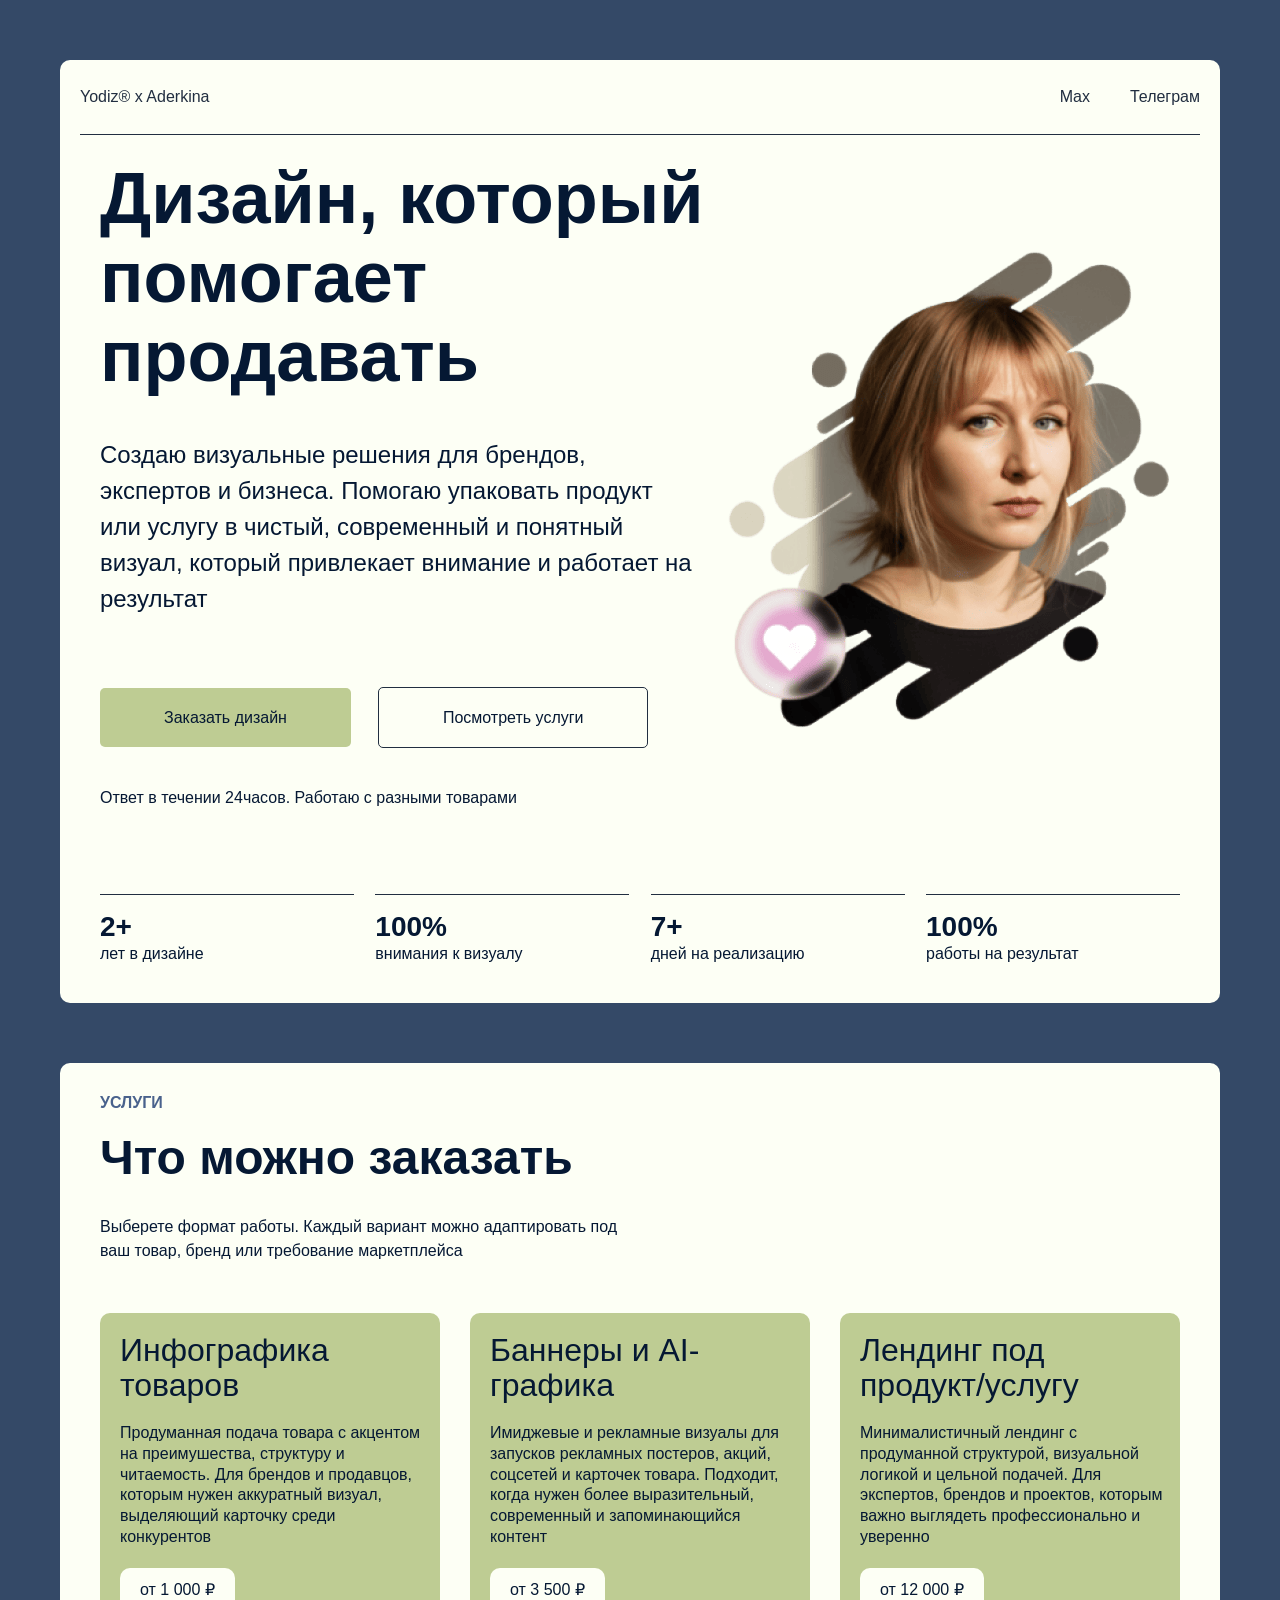
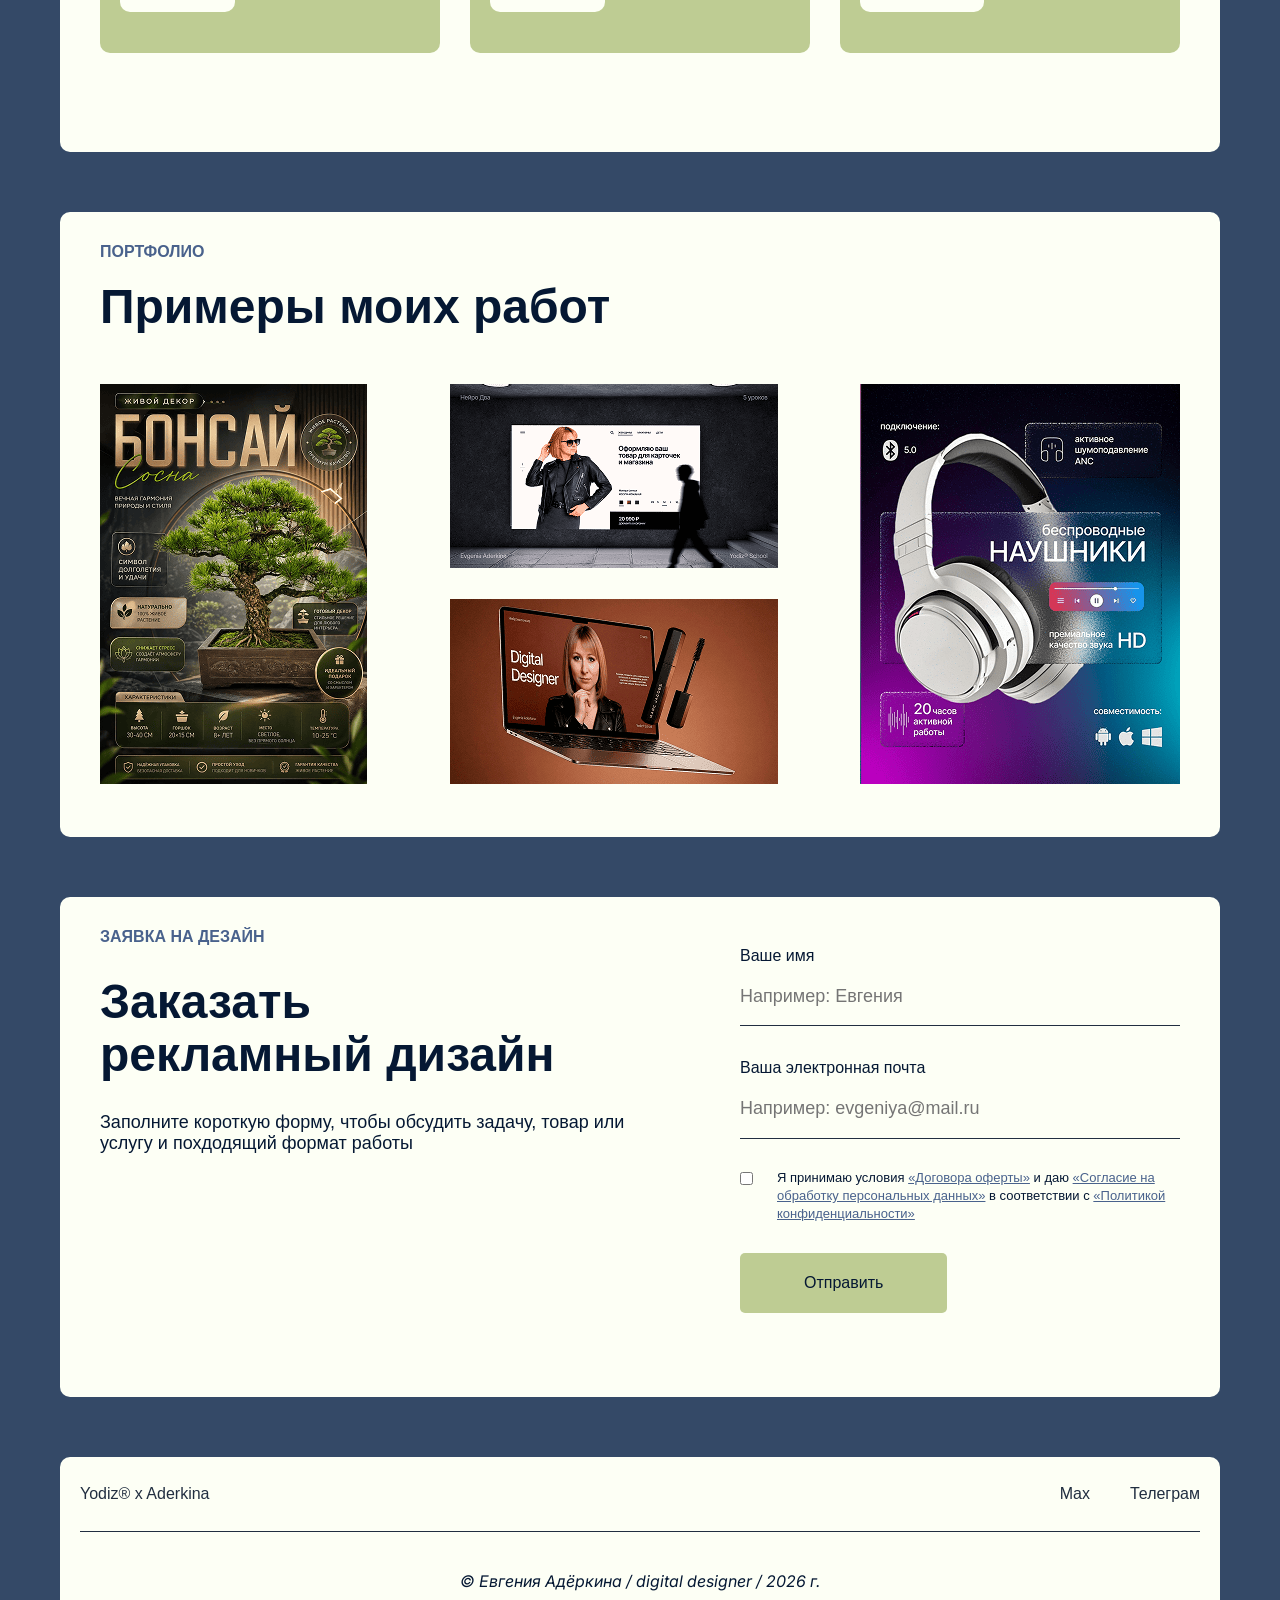
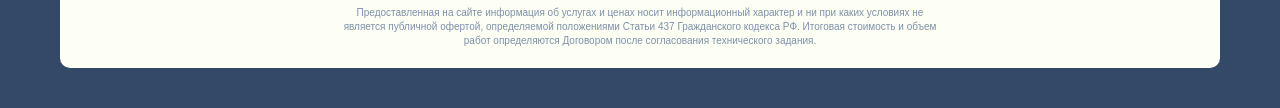
<file: index.html>
<!DOCTYPE html>
<html lang="en">

<head>
    <meta charset="UTF-8">
    <meta name="viewport" content="width=device-width, initial-scale=1.0">
    <title>Evgeniya</title>
    <link rel="stylesheet" href="./css/main.css?v=2">

    <link rel="icon" type="image/x-icon" href="./images/favicons/favicon.svg">
    <link rel="apple-touch-icon" sizes="180x180" href="./images/favicons/apple-touch-icon.png">

</head>

<body>
    <main>
        <section class="hero">
            <div class="container hero__container">
                <div class="hero__screen hero-screen">
                    <header class="header hero__header">
                        <div class="header__container">
                            <div class="header__menu">
                                <div class="header__logo">
                                    <a href="#" class="logo">Yodiz® x Aderkina</a>
                                </div>
                                <nov class="nov">
                                    <a href="#" class="nov__link">Max</a>
                                    <a href="https://t.me/Evgenia_Aderkina" class="nov__link" target="_blank">Телеграм</a>
                                </nov>
                            </div>
                        </div>
                    </header>
                    <div class="hero-screen__content">
                        <div class="hero-visual">
                            <img src="./images/Evgeniya.png" srcset="./images/Evgeniya@2x.png 2x"
                                alt="Портрет Увгении Адёркиной" class="hero-visual__img">
                        </div>
                        <h1 class="hero-screen__title">Дизайн, который помогает продавать</h1>
                        <div class="hero-screen__praimary-text">
                            <p>Создаю визуальные решения для брендов, экспертов и бизнеса. Помогаю упаковать продукт или
                                услугу в чистый, современный и
                                понятный визуал, который привлекает внимание и работает на результат</p>
                        </div>
                        <div class="btn-block">
                            <a href="#bid" class="button btn-block__button">Заказать дизайн</a>
                            <a href="#services" class="button btn-block__button--transparent">Посмотреть услуги</a>

                        </div>
                        <div class="hero-screen__secondary-text">Ответ в течении 24часов. Работаю с разными товарами
                        </div>
                        <div class="hero-screen__advantages">
                            <div class="advantages-aitem">
                                <p>2+
                                    <span>лет в дизайне</span>
                                </p>
                            </div>
                            <div class="advantages-aitem">
                                <p>100%
                                    <span>внимания к визуалу</span>
                                </p>
                            </div>
                            <div class="advantages-aitem">
                                <p>7+
                                    <span>дней на реализацию</span>
                                </p>
                            </div>
                            <div class="advantages-aitem">
                                <p>100%
                                    <span>работы на результат</span>
                                </p>
                            </div>
                        </div>
                    </div>
                </div>
            </div>
        </section>
        <section class="services" id="services">
            <div class="container services__container">
                <div class="services__content">
                    <div class="services__name">
                        <p class="services-name">УСЛУГИ</p>
                    </div>
                    <h2 class="h2-title services__title">Что можно заказать</h2>
                    <div class="services__text">
                        <p class="services-text">Выберете формат работы. Каждый вариант можно адаптировать под ваш
                            товар, бренд или требование маркетплейса</p>
                    </div>
                    <div class="services__wraper">
                        <div class="service-card">
                            <h3 class="service-card__title">Инфографика товаров</h3>
                            <div class="service-card__text">
                                <p class="card-text">Продуманная подача товара с акцентом на преимушества,
                                    структуру и читаемость. Для брендов и продавцов, которым нужен аккуратный визуал,
                                    выделяющий карточку среди конкурентов</p>
                            </div>
                            <div class="service-card__price">
                                <p class="card-price">от 1 000 ₽</p>
                            </div>
                        </div>
                        <div class="service-card">
                            <h3 class="service-card__title">Баннеры и AI- графика</h3>
                            <div class="service-card__text">
                                <p class="card-text">Имиджевые и рекламные визуалы для запусков рекламных постеров,
                                    акций, соцсетей и карточек товара. Подходит, когда нужен
                                    более выразительный, современный и запоминающийся контент</p>
                            </div>
                            <div class="service-card__price">
                                <p class="card-price">от 3 500 ₽</p>
                            </div>
                        </div>
                        <div class="service-card">
                            <h3 class="service-card__title">Лендинг под продукт/услугу</h3>
                            <div class="service-card__text">
                                <p class="card-text">Минималистичный лендинг с продуманной структурой, визуальной
                                    логикой и цельной подачей. Для экспертов, брендов и
                                    проектов, которым важно выглядеть профессионально и уверенно</p>
                            </div>
                            <div class="service-card__price">
                                <p class="card-price">от 12 000 ₽</p>
                            </div>
                        </div>
                    </div>
                </div>
            </div>
        </section>
        <section class="portfolio">
            <div class="container portfolio__container">
                <div class="portfolio__content">
                    <div class="portfolio__name">
                        <p class="portfolio-name">ПОРТФОЛИО</p>
                    </div>
                    <h2 class="h2-title portfolio__title">Примеры моих работ</h2>
                    <div class="portfolio__wraper">
                        <div class="portfolio__slide-left">
                            <img src="./images/bonsai.png" srcset="./images/bonsai@2x.png 2x" alt="Карточка товарами"
                                class="portfolio__slide-img">
                        </div>
                        <div class="portfolio__slide-center">
                            <div class="portfolio__slide-small">
                                <img src="./images/screen.png" srcset="./images/screen@2x.png 2x" alt="Мокап"
                                    class="portfolio__slide-img">
                            </div>
                            <div class="portfolio__slide-small">
                                <img src="./images/laptop.png" srcset="./images/laptop@2x.png 2x" alt="Мокап"
                                    class="portfolio__slide-img">
                            </div>
                        </div>
                        <div class="portfolio__slide-reght">
                            <img src="./images/fon.png" srcset="./images/fon@2x.png 2x" alt="Карточка товарами"
                                class="portfolio__slide-img">
                        </div>
                    </div>
                </div>
            </div>
        </section>
        <section class="bid" id="bid">
            <div class="container bid__container">
                <div class="bid__content">
                    <div class="bid-content">
                        <div class="bid-content__name">
                            <p class="content-name">ЗАЯВКА НА ДЕЗАЙН</p>
                        </div>
                        <h2 class="h2-title bid-content__title">Заказать <span>рекламный дизайн</span></h2>
                        <div class="bid-content__text">
                            <p class="content-text">Заполните короткую форму, чтобы обсудить задачу, товар или услугу и
                                похдодящий формат работы</p>
                        </div>
                        <!-- Добавьте этот блок в самый конец формы .design-form -->
                        <div class="success-message is-hidden" id="successMessage">
                            <p>🎉 Заявка успешно отправлена! Дизайнер свяжется с вами в ближайшее время.</p>
                        </div>
                    </div>
                    <form method="post" action="#" class="form-bid" id="formBid">
                        <div class="form-block">
                            <label for="name" class="label-text">Ваше имя</label>
                            <input type="text" id="name" name="name" placeholder="Например: Евгения" required
                                class="block-input">
                        </div>
                        <div class="form-block">
                            <label for="email" class="label-text">Ваша электронная почта</label>
                            <input type="email" id="email" name="email" placeholder="Например: evgeniya@mail.ru"
                                required pattern="[a-z0-9._%+-]+@[a-z0-9.-]+\.[a-z]{2,4}$"
                                title="Пожалуйста, введите корректный email, например: evgeniya@mail.ru"
                                class="block-input">
                        </div>
                        <div class="privacy-group">
                            <label class="privacy-label">
                                <input type="checkbox" class="privacy-checkbox" id="privacyCheckbox">
                                <span class="custom-checkbox"></span>
                                <span class="privacy-text">
                                    Я принимаю условия <a href="./offerta.html" target="_blank" class="privacy-link">«Договора оферты»</a> и даю
                                    <a href="./consent.html" target="_blank" class="privacy-link">«Согласие на обработку персональных данных»</a>
                                    в соответствии с <a href="./policy.html" target="_blank" class="privacy-link">«Политикой
                                        конфиденциальности»</a>
                                </span>
                            </label>
                            <!-- Блок для вывода ошибки -->
                            <span class="error-toast is-hidden" id="errorToast">Необходимо подтвердить согласие с документами</span>
                        </div>
                        <div class="button-form">
                            <button class="button-input button" type="submit">Отправить</button>
                        </div>
                       
                    </form>
                </div>
            </div>
        </section>
    </main>
    <footer class="footer">
        <div class="container footer__container">
            <div class="footer__contant">
                <header class="header footer__header">
                    <div class="header__container">
                        <div class="header__menu">
                            <div class="header__logo">
                                <a href="#" class="logo">Yodiz® x Aderkina</a>
                            </div>
                            <nav class="nov">
                                <a href="#" class="nov__link">Max</a>
                                <a href="https://t.me/Evgenia_Aderkina" class="nov__link" target="_blank">Телеграм</a>
                            </nav>
                        </div>
                    </div>
                </header>
                <div class="footer__content-bottom">
                    <div class="footer__copyright">
                        <p class="footer-copyright">© Евгения Адёркина / digital designer / 2026 г.</p>
                    </div>
                    <div class="footer__disclaimer">
                        <p class="foorer-disclaimer">Предоставленная на сайте информация об услугах и ценах носит информационный
                            характер и ни при каких условиях не является
                            публичной офертой, определяемой положениями Статьи 437 Гражданского кодекса РФ. Итоговая стоимость и объем
                            работ
                            определяются Договором после согласования технического задания.</p>
                    </div>
                </div>
            </div>
        </div>
    </footer>
   <script src="./main.js"></script>
</body>

</html>
</file>
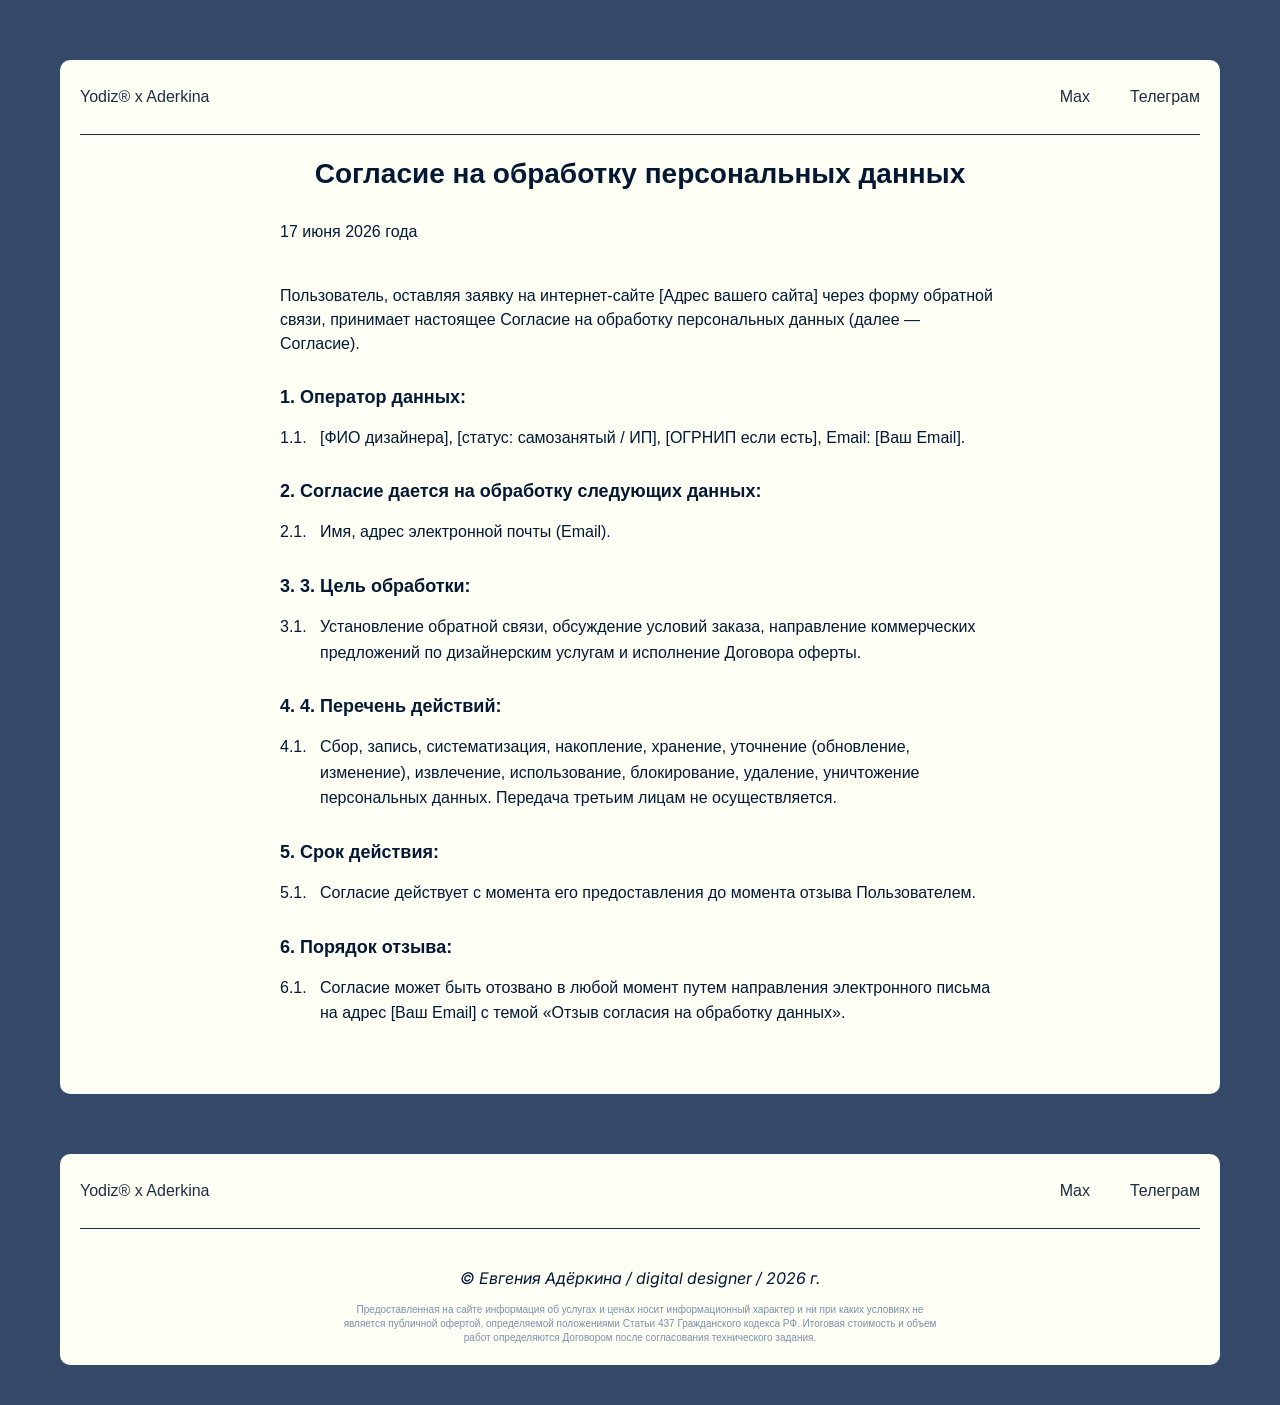
<file: consent.html>
<!DOCTYPE html>
<html lang="en">

<head>
    <meta charset="UTF-8">
    <meta name="viewport" content="width=device-width, initial-scale=1.0">
    <title>Согласие на обработку персональных данных</title>
    <link rel="stylesheet" href="./css/main.css">

    <link rel="icon" type="image/x-icon" href="./images/favicons/favicon.svg">
    <link rel="apple-touch-icon" sizes="180x180" href="./images/favicons/apple-touch-icon.png">
</head>

<body>
    <article class="inner-page">
        <div class="container inner-page__container">
            <div class="inner-page__details">
                <header class="header inner-page__header">
                    <div class="header__container">
                        <div class="header__menu">
                            <div class="header__logo">
                                <a href="./index.html" class="logo">Yodiz® x Aderkina</a>
                            </div>
                            <nov class="nov">
                                <a href="#" class="nov__link">Max</a>
                                <a href="https://t.me/Evgenia_Aderkina" class="nov__link" target="_blank">Телеграм</a>
                            </nov>
                        </div>
                    </div>
                </header>
                <div class="inner-page__content">
                    <h2 class="inner-page__title">Согласие на обработку персональных данных</h2>
                    <div class="inner-page__date">
                        <p class="inner-page__data-text">17 июня 2026 года</p>
                    </div>
                    <div class="inner-page__text">
                        <p class="inner-page__text-consent">Пользователь, оставляя заявку на интернет-сайте [Адрес
                            вашего сайта] через форму обратной связи, принимает настоящее
                            Согласие на обработку персональных данных (далее — Согласие).</p>
                    </div>
                    <ul class="inner-page__list">
                        <li>
                            <strong>Оператор данных:</strong>
                            <ul>
                                <li>[ФИО дизайнера], [статус: самозанятый / ИП], [ОГРНИП если есть], Email: [Ваш Email].
                                </li>
                            </ul>
                        </li>
                        <li>
                            <strong>Согласие дается на обработку следующих данных:</strong>
                            <ul>
                                <li>Имя, адрес электронной почты (Email).</li>
                            </ul>
                        </li>
                        <li>
                            <strong>3. Цель обработки:</strong>
                            <ul>
                                <li>Установление обратной связи, обсуждение условий заказа, направление коммерческих
                                    предложений по дизайнерским услугам и
                                    исполнение Договора оферты.
                                </li>
                            </ul>

                        </li>
                        <li>
                            <strong>4. Перечень действий:</strong>
                            <ul>
                                <li>Сбор, запись, систематизация, накопление, хранение, уточнение (обновление, изменение), извлечение, использование,
                                блокирование, удаление, уничтожение персональных данных. Передача третьим лицам не осуществляется.</li>
                            </ul>
                        </li>
                        <li>
                            <strong>Срок действия:</strong>
                            <ul>
                                <li>Согласие действует с момента его предоставления до момента отзыва Пользователем.</li>
                            </ul>
                        </li>
                        <li>
                            <strong>Порядок отзыва:</strong>
                            <ul>
                                <li>Согласие может быть отозвано в любой момент путем направления электронного письма на адрес [Ваш Email] с темой «Отзыв
                                согласия на обработку данных».</li>
                            </ul>
                        </li>
                    </ul>
                </div>
            </div>
        </div>
    </article>
    <footer class="footer">
        <div class="container footer__container">
            <div class="footer__contant">
                <header class="header footer__header">
                    <div class="header__container">
                        <div class="header__menu">
                            <div class="header__logo">
                                <a href="#" class="logo">Yodiz® x Aderkina</a>
                            </div>
                            <nav class="nov">
                                <a href="#" class="nov__link">Max</a>
                                <a href="https://t.me/Evgenia_Aderkina" class="nov__link" target="_blank">Телеграм</a>
                            </nav>
                        </div>
                    </div>
                </header>
                <div class="footer__content-bottom">
                    <div class="footer__copyright">
                        <p class="footer-copyright">© Евгения Адёркина / digital designer / 2026 г.</p>
                    </div>
                    <div class="footer__disclaimer">
                        <p class="foorer-disclaimer">Предоставленная на сайте информация об услугах и ценах носит
                            информационный
                            характер и ни при каких условиях не является
                            публичной офертой, определяемой положениями Статьи 437 Гражданского кодекса РФ. Итоговая
                            стоимость и объем
                            работ
                            определяются Договором после согласования технического задания.</p>
                    </div>
                </div>
            </div>
        </div>
    </footer>
</body>

</html>
</file>
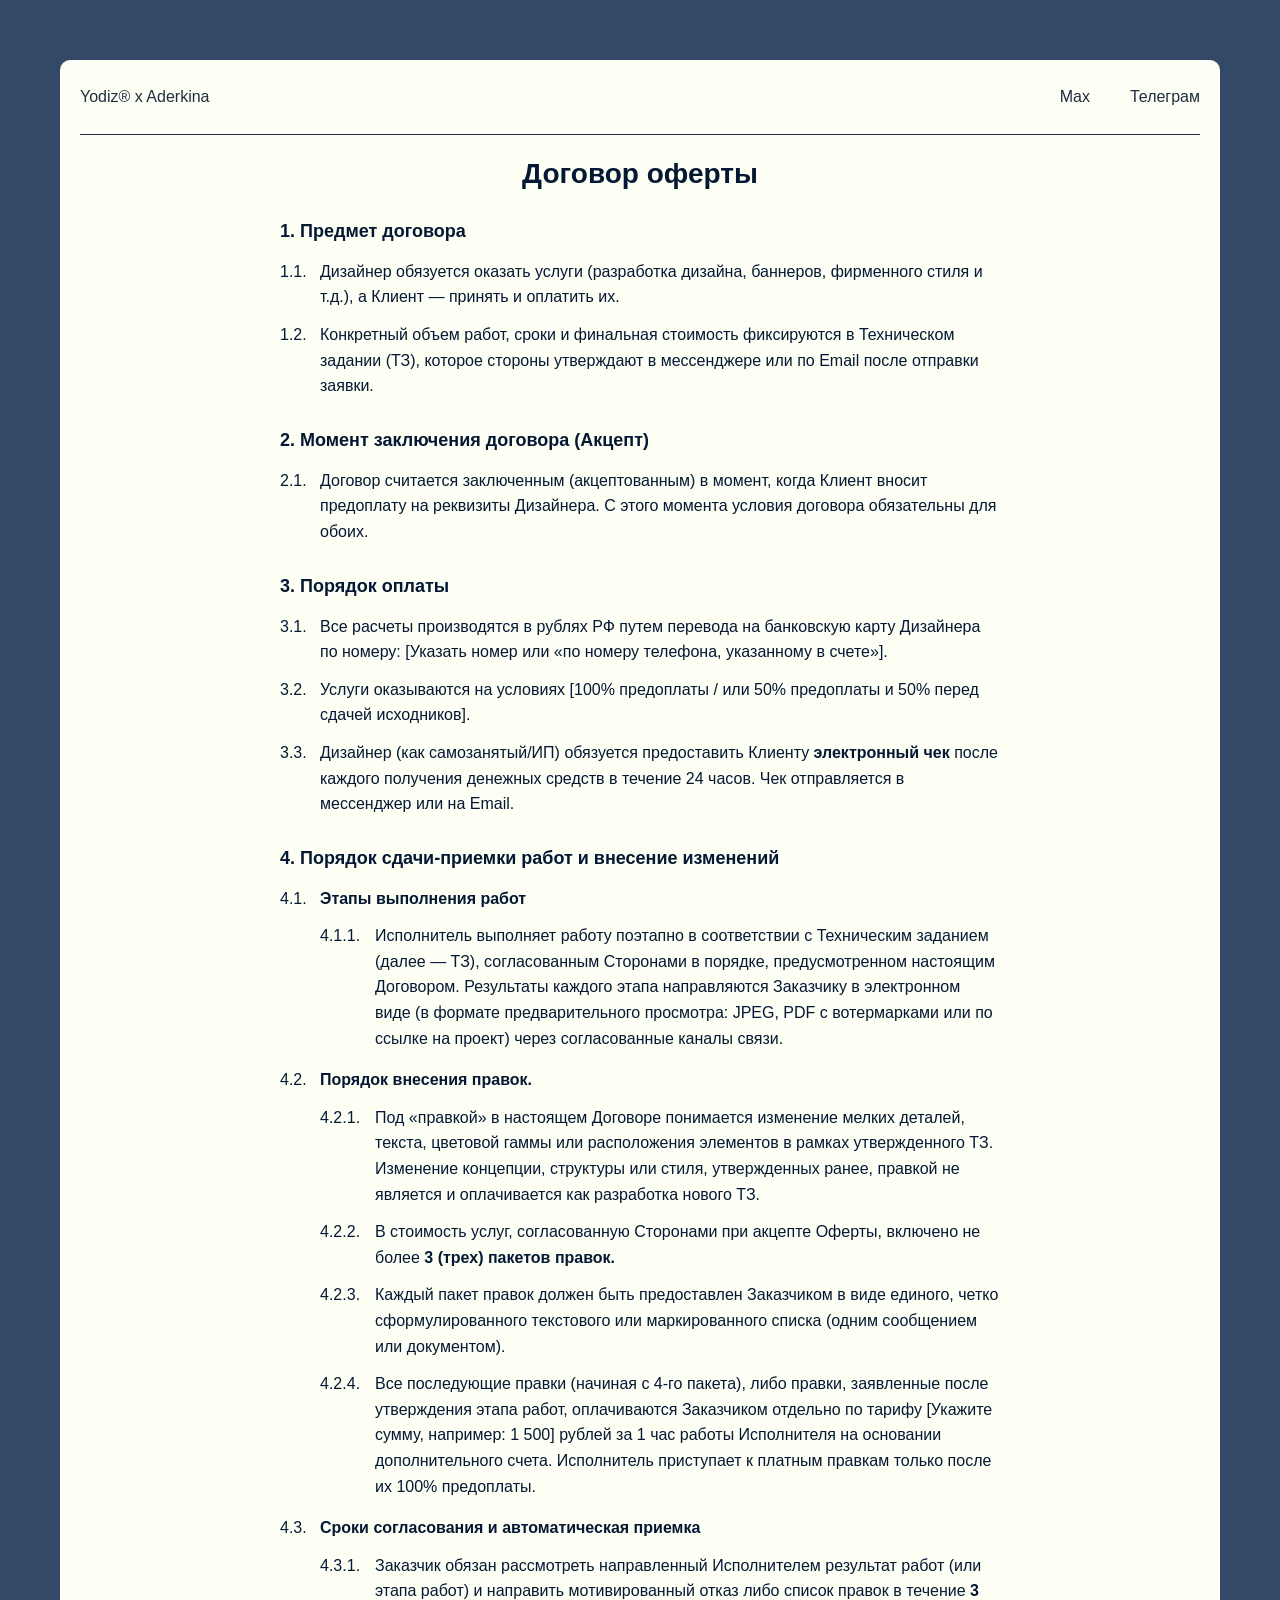
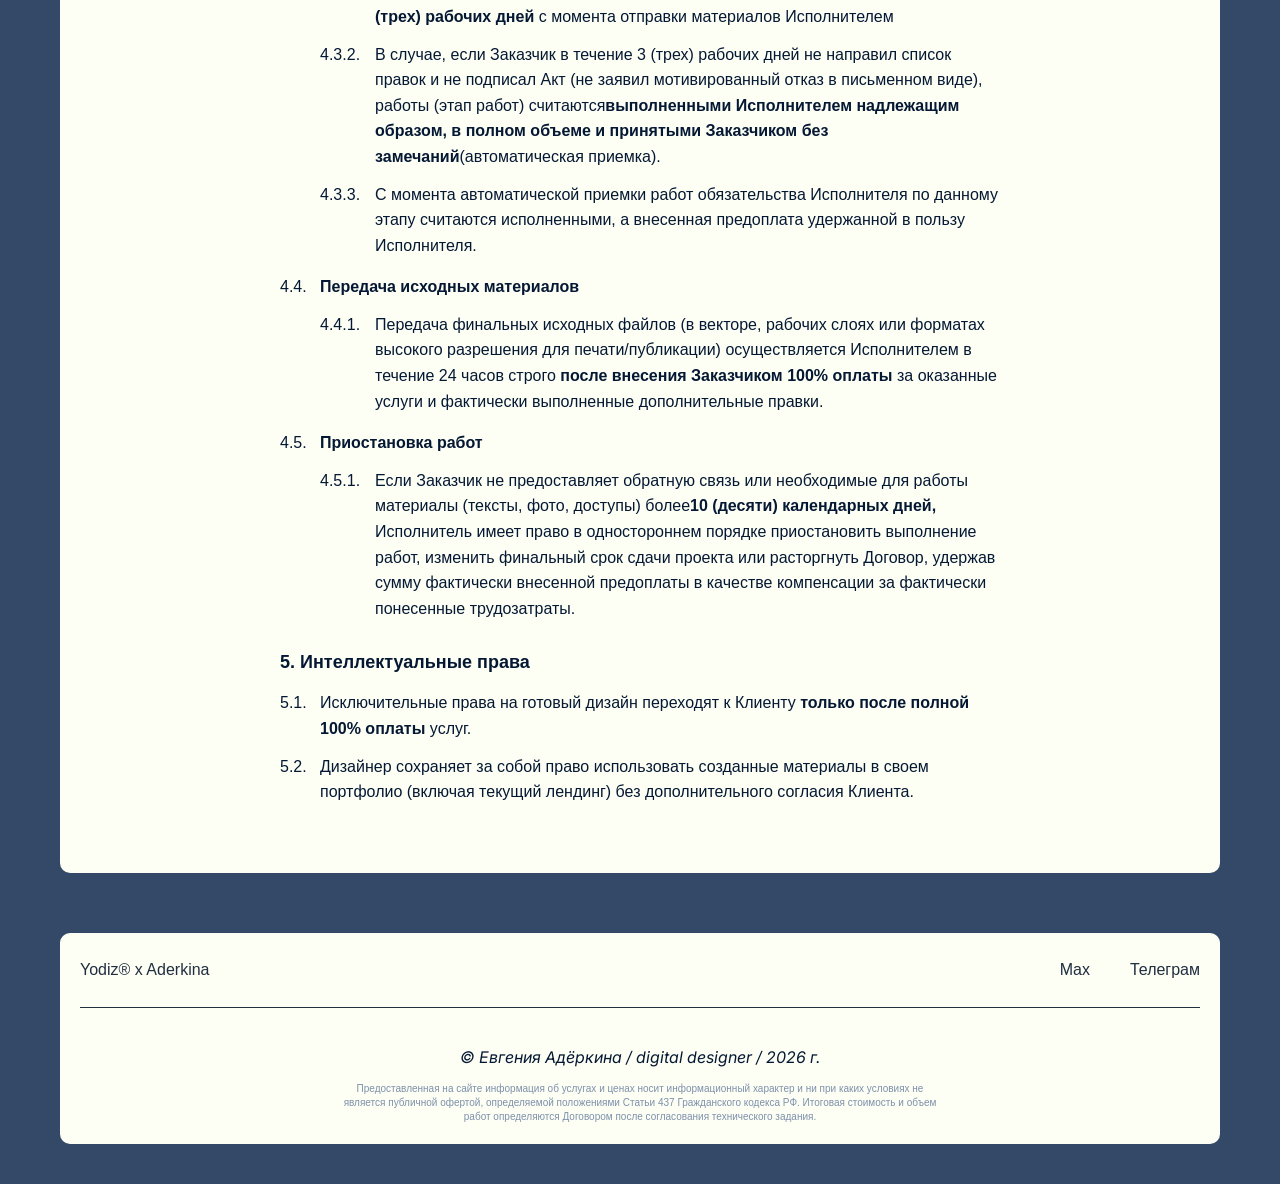
<file: offerta.html>
<!DOCTYPE html>
<html lang="en">

<head>
    <meta charset="UTF-8">
    <meta name="viewport" content="width=device-width, initial-scale=1.0">
    <title>Договор оферты</title>
    <link rel="stylesheet" href="./css/main.css">

    <link rel="icon" type="image/x-icon" href="./images/favicons/favicon.svg">
    <link rel="apple-touch-icon" sizes="180x180" href="./images/favicons/apple-touch-icon.png">
</head>

<body>
    <article class="inner-page">
        <div class="container inner-page__container">
            <div class="inner-page__details">
                <header class="header inner-page__header">
                    <div class="header__container">
                        <div class="header__menu">
                            <div class="header__logo">
                                <a href="./index.html" class="logo">Yodiz® x Aderkina</a>
                            </div>
                            <nov class="nov">
                                <a href="#" class="nov__link">Max</a>
                                <a href="https://t.me/Evgenia_Aderkina" class="nov__link" target="_blank">Телеграм</a>
                            </nov>
                        </div>
                    </div>
                </header>
                <div class="inner-page__content">
                    <h2 class="inner-page__title">Договор оферты</h2>
                    <ul class="inner-page__list">
                        <li>
                            <strong>Предмет договора</strong>
                            <ul>
                                <li>Дизайнер обязуется оказать услуги (разработка дизайна, баннеров, фирменного стиля
                                    и т.д.), а Клиент — принять и
                                    оплатить их.
                                </li>
                                <li>Конкретный объем работ, сроки и финальная стоимость фиксируются в Техническом
                                    задании (ТЗ), которое стороны утверждают
                                    в мессенджере или по Email после отправки заявки.</li>
                            </ul>
                        </li>
                        <li>
                            <strong>Момент заключения договора (Акцепт)</strong>
                            <ul>
                                <li>Договор считается заключенным (акцептованным) в момент, когда Клиент вносит
                                    предоплату на реквизиты Дизайнера. С этого
                                    момента условия договора обязательны для обоих.</li>
                            </ul>
                        </li>
                        <li>
                            <strong>Порядок оплаты</strong>
                            <ul>
                                <li>Все расчеты производятся в рублях РФ путем перевода на банковскую карту Дизайнера по
                                    номеру: [Указать номер или «по
                                    номеру телефона, указанному в счете»].</li>
                                <li>Услуги оказываются на условиях [100% предоплаты / или 50% предоплаты и 50% перед
                                    сдачей исходников].</li>
                                <li>Дизайнер (как самозанятый/ИП) обязуется предоставить Клиенту <b>электронный чек</b>
                                    после каждого получения денежных средств
                                    в течение 24 часов. Чек отправляется в мессенджер или на Email.</li>
                            </ul>
                        </li>
                        <li>
                            <strong>Порядок сдачи-приемки работ и внесение изменений</strong>
                            <ul>
                                <li>
                                    <strong>Этапы выполнения работ</strong>
                                    <ul>
                                        <li>Исполнитель выполняет работу поэтапно в соответствии с Техническим заданием
                                            (далее — ТЗ), согласованным Сторонами в
                                            порядке, предусмотренном настоящим Договором. Результаты каждого этапа
                                            направляются Заказчику в электронном виде (в
                                            формате предварительного просмотра: JPEG, PDF с вотермарками или по ссылке
                                            на проект) через согласованные каналы связи.</li>
                                    </ul>
                                </li>
                                <li>
                                    <strong>Порядок внесения правок.</strong>
                                    <ul>
                                        <li>Под «правкой» в настоящем Договоре понимается изменение мелких деталей,
                                            текста, цветовой гаммы или расположения
                                            элементов в рамках утвержденного ТЗ. Изменение концепции, структуры или
                                            стиля, утвержденных ранее, правкой не является и
                                            оплачивается как разработка нового ТЗ.</li>
                                        <li>В стоимость услуг, согласованную Сторонами при акцепте Оферты, включено не
                                            более <b>3 (трех) пакетов правок.</b></li>
                                        <li>Каждый пакет правок должен быть предоставлен Заказчиком в виде единого,
                                            четко сформулированного текстового или
                                            маркированного списка (одним сообщением или документом).</li>
                                        <li>Все последующие правки (начиная с 4-го пакета), либо правки, заявленные
                                            после утверждения этапа работ, оплачиваются
                                            Заказчиком отдельно по тарифу [Укажите сумму, например: 1 500] рублей за 1
                                            час работы Исполнителя на основании
                                            дополнительного счета. Исполнитель приступает к платным правкам только после
                                            их 100% предоплаты.
                                        </li>
                                    </ul>
                                </li>
                                <li>
                                    <strong>Сроки согласования и автоматическая приемка</strong>
                                    <ul>
                                        <li>Заказчик обязан рассмотреть направленный Исполнителем результат работ (или этапа работ) и направить мотивированный отказ
                                        либо список правок в течение <b>3 (трех) рабочих дней</b> с момента отправки материалов Исполнителем</li>
                                        <li>В случае, если Заказчик в течение 3 (трех) рабочих дней не направил список правок и не подписал Акт (не заявил
                                        мотивированный отказ в письменном виде), работы (этап работ) считаются<b>выполненными Исполнителем надлежащим образом, в полном объеме и принятыми Заказчиком без замечаний</b>(автоматическая приемка).</li>
                                        <li>С момента автоматической приемки работ обязательства Исполнителя по данному этапу считаются исполненными, а внесенная
                                        предоплата удержанной в пользу Исполнителя.</li>
                                    </ul>
                                </li>
                                <li>
                                    <strong>Передача исходных материалов</strong>
                                    <ul>
                                        <li>Передача финальных исходных файлов (в векторе, рабочих слоях или форматах высокого разрешения для печати/публикации)
                                        осуществляется Исполнителем в течение 24 часов строго <b>после внесения Заказчиком 100% оплаты</b> за оказанные услуги и фактически выполненные дополнительные правки.</li>
                                    </ul>
                                </li>
                                <li>
                                    <strong>Приостановка работ</strong>
                                    <ul>
                                        <li>Если Заказчик не предоставляет обратную связь или необходимые для работы материалы (тексты, фото, доступы) более<b>10 (десяти) календарных дней,</b> Исполнитель имеет право в одностороннем порядке приостановить выполнение работ, изменить финальный срок сдачи проекта
                                        или расторгнуть Договор, удержав сумму фактически внесенной предоплаты в качестве компенсации за фактически понесенные
                                        трудозатраты.</li>
                                    </ul>
                                </li>
                            </ul>
                        </li>
                        <li>
                            <strong>Интеллектуальные права</strong>
                            <ul>
                                <li>Исключительные права на готовый дизайн переходят к Клиенту <b>только после полной 100% оплаты</b> услуг.</li>
                                <li>Дизайнер сохраняет за собой право использовать созданные материалы в своем портфолио (включая текущий лендинг) без
                                дополнительного согласия Клиента.</li>
                            </ul>
                        </li>
                    </ul>
                </div>
            </div>
        </div>
    </article>
    <footer class="footer">
        <div class="container footer__container">
            <div class="footer__contant">
                <header class="header footer__header">
                    <div class="header__container">
                        <div class="header__menu">
                            <div class="header__logo">
                                <a href="#" class="logo">Yodiz® x Aderkina</a>
                            </div>
                            <nav class="nov">
                                <a href="#" class="nov__link">Max</a>
                                <a href="https://t.me/Evgenia_Aderkina" class="nov__link" target="_blank">Телеграм</a>
                            </nav>
                        </div>
                    </div>
                </header>
                <div class="footer__content-bottom">
                    <div class="footer__copyright">
                        <p class="footer-copyright">© Евгения Адёркина / digital designer / 2026 г.</p>
                    </div>
                    <div class="footer__disclaimer">
                        <p class="foorer-disclaimer">Предоставленная на сайте информация об услугах и ценах носит
                            информационный
                            характер и ни при каких условиях не является
                            публичной офертой, определяемой положениями Статьи 437 Гражданского кодекса РФ. Итоговая
                            стоимость и объем
                            работ
                            определяются Договором после согласования технического задания.</p>
                    </div>
                </div>
            </div>
        </div>
    </footer>
</body>

</html>
</file>
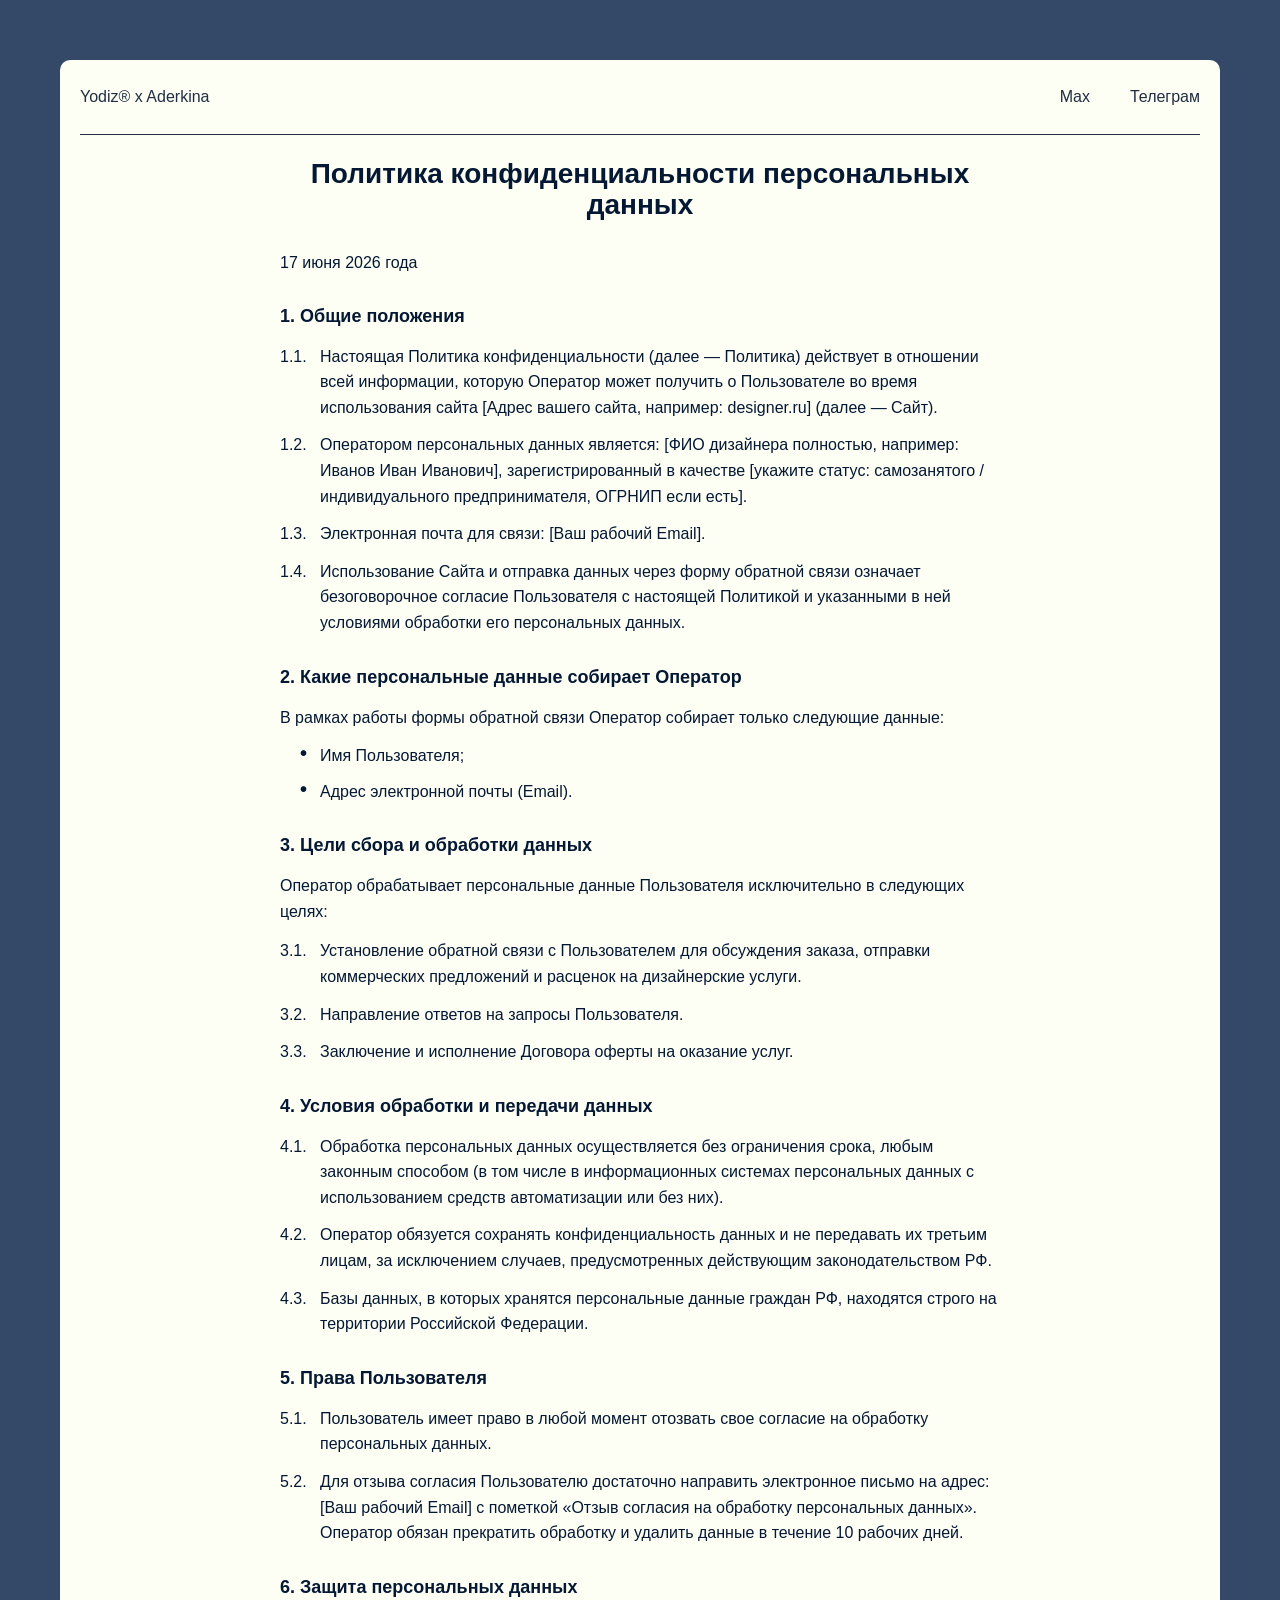
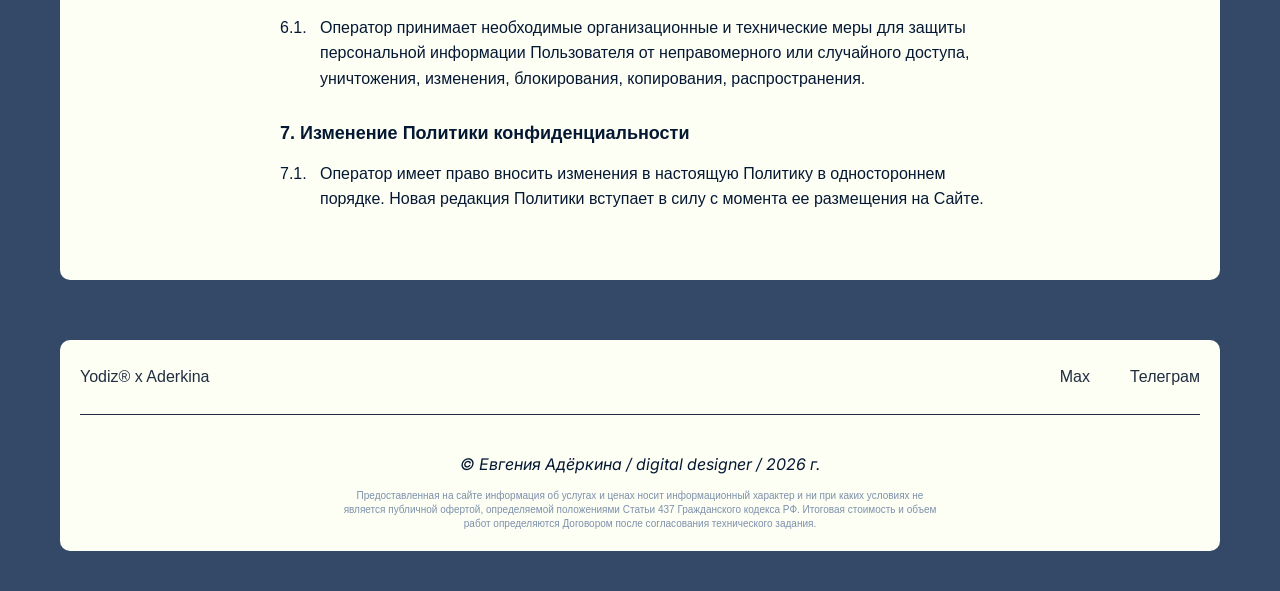
<file: policy.html>
<!DOCTYPE html>
<html lang="en">
<head>
    <meta charset="UTF-8">
    <meta name="viewport" content="width=device-width, initial-scale=1.0">
    <title>Политика конфиденциальности</title>
    <link rel="stylesheet" href="./css/main.css">
    
    <link rel="icon" type="image/x-icon" href="./images/favicons/favicon.svg">
    <link rel="apple-touch-icon" sizes="180x180" href="./images/favicons/apple-touch-icon.png">
</head>
<body>
    <article class="inner-page">
        <div class="container inner-page__container">
            <div class="inner-page__details">
                <header class="header inner-page__header">
                    <div class="header__container">
                        <div class="header__menu">
                            <div class="header__logo">
                                <a href="./index.html" class="logo">Yodiz® x Aderkina</a>
                            </div>
                            <nov class="nov">
                                <a href="#" class="nov__link">Max</a>
                                <a href="https://t.me/Evgenia_Aderkina" class="nov__link" target="_blank">Телеграм</a>
                            </nov>
                        </div>
                    </div>
                </header>
                <div class="inner-page__content">
                    <h2 class="inner-page__title">Политика конфиденциальности персональных данных</h2>
                    <div class="inner-page__date">
                        <p class="inner-page__data-text">17 июня 2026 года</p>
                    </div>
                    <ul class="inner-page__list">
                        <li>
                            <strong>Общие положения</strong>
                            <ul>
                                <li>Настоящая Политика конфиденциальности (далее — Политика) действует в отношении всей информации, которую Оператор может
                                получить о Пользователе во время использования сайта [Адрес вашего сайта, например: designer.ru] (далее — Сайт).</li>
                                <li>Оператором персональных данных является: [ФИО дизайнера полностью, например: Иванов Иван Иванович], зарегистрированный в
                                качестве [укажите статус: самозанятого / индивидуального предпринимателя, ОГРНИП если есть].</li>
                                <li>Электронная почта для связи: [Ваш рабочий Email].</li>
                                <li>Использование Сайта и отправка данных через форму обратной связи означает безоговорочное согласие Пользователя с
                                настоящей Политикой и указанными в ней условиями обработки его персональных данных.</li>
                            </ul>
                        </li>
                        <li>
                            <strong>Какие персональные данные собирает Оператор</strong>
                            <span class="inner-page__policy">В рамках работы формы обратной связи Оператор собирает только следующие данные:</span>
                            <ol class="unnumbered-list">
                                <li>Имя Пользователя;</li>
                                <li>Адрес электронной почты (Email).</li>
                            </ol>
                        </li>
                        <li>
                            <strong>Цели сбора и обработки данных</strong>
                            <span class="inner-page__policy">Оператор обрабатывает персональные данные Пользователя исключительно в следующих целях:</span>
                            <ul>
                                <li>Установление обратной связи с Пользователем для обсуждения заказа, отправки коммерческих предложений и расценок на
                                дизайнерские услуги.</li>
                                <li>Направление ответов на запросы Пользователя.</li>
                                <li>Заключение и исполнение Договора оферты на оказание услуг.</li>
                            </ul>
                        </li>
                        <li>
                            <strong>Условия обработки и передачи данных</strong>
                            <ul>
                                <li>Обработка персональных данных осуществляется без ограничения срока, любым законным способом (в том числе в
                                информационных системах персональных данных с использованием средств автоматизации или без них).</li>
                                <li>Оператор обязуется сохранять конфиденциальность данных и не передавать их третьим лицам, за исключением случаев,
                                предусмотренных действующим законодательством РФ.</li>
                                <li>Базы данных, в которых хранятся персональные данные граждан РФ, находятся строго на территории Российской Федерации.</li>
                            </ul>
                        </li>
                        <li>
                            <strong>Права Пользователя</strong>
                            <ul>
                                <li>Пользователь имеет право в любой момент отозвать свое согласие на обработку персональных данных.</li>
                                <li>Для отзыва согласия Пользователю достаточно направить электронное письмо на адрес: [Ваш рабочий Email] с пометкой «Отзыв
                                согласия на обработку персональных данных». Оператор обязан прекратить обработку и удалить данные в течение 10 рабочих
                                дней.</li>
                            </ul>
                        </li>
                        <li>
                            <strong>Защита персональных данных</strong>
                            <ul>
                                <li>Оператор принимает необходимые организационные и технические меры для защиты персональной информации Пользователя от
                                неправомерного или случайного доступа, уничтожения, изменения, блокирования, копирования, распространения.</li>
                            </ul>
                        </li>
                        <li>
                            <strong>Изменение Политики конфиденциальности</strong>
                            <ul>
                                <li>Оператор имеет право вносить изменения в настоящую Политику в одностороннем порядке. Новая редакция Политики вступает в
                                силу с момента ее размещения на Сайте.</li>
                            </ul>
                        </li>
                    </ul>
                </div>
            </div>
        </div>
    </article>
    <footer class="footer">
        <div class="container footer__container">
            <div class="footer__contant">
                <header class="header footer__header">
                    <div class="header__container">
                        <div class="header__menu">
                            <div class="header__logo">
                                <a href="#" class="logo">Yodiz® x Aderkina</a>
                            </div>
                            <nav class="nov">
                                <a href="#" class="nov__link">Max</a>
                                <a href="https://t.me/Evgenia_Aderkina" class="nov__link" target="_blank">Телеграм</a>
                            </nav>
                        </div>
                    </div>
                </header>
                <div class="footer__content-bottom">
                    <div class="footer__copyright">
                        <p class="footer-copyright">© Евгения Адёркина / digital designer / 2026 г.</p>
                    </div>
                    <div class="footer__disclaimer">
                        <p class="foorer-disclaimer">Предоставленная на сайте информация об услугах и ценах носит
                            информационный
                            характер и ни при каких условиях не является
                            публичной офертой, определяемой положениями Статьи 437 Гражданского кодекса РФ. Итоговая
                            стоимость и объем
                            работ
                            определяются Договором после согласования технического задания.</p>
                    </div>
                </div>
            </div>
        </div>
    </footer>
</body>
</html>
</file>
<file: css/main.css>
@charset "UTF-8";

/* Сброс CSS стилей. Reset CSS — ВебКадеми */
/* https://webcademy.ru/blog/739/ */
/* Reset and base styles  */
* {
  padding: 0px;
  margin: 0px;
  border: none;
}

*,
*::before,
*::after {
  box-sizing: border-box;
}

/* Links */
a,
a:link,
a:visited {
  text-decoration: none;
}

a:hover {
  text-decoration: none;
}

/* Common */
aside,
nav,
footer,
header,
section,
main {
  display: block;
}

h1,
h2,
h3,
h4,
h5,
h6,
p {
  font-size: inherit;
  font-weight: inherit;
}

ul,
ul li {
  list-style: none;
}

img {
  vertical-align: top;
}

img,
svg {
  max-width: 100%;
  height: auto;
}

address {
  font-style: normal;
}

/* Form */
input,
textarea,
button,
select {
  font-family: inherit;
  font-size: inherit;
  color: inherit;
  background-color: transparent;
}

input::-ms-clear {
  display: none;
}

button,
input[type=submit] {
  display: inline-block;
  box-shadow: none;
  background-color: transparent;
  background: none;
  cursor: pointer;
}

input:focus,
input:active,
button:focus,
button:active {
  outline: none;
}

button::-moz-focus-inner {
  padding: 0;
  border: 0;
}

label {
  cursor: pointer;
}

legend {
  display: block;
}

input[type=file] {
  max-width: 100%;
}

@font-face {
  font-family: "Inter";
  src: url("/fonts/Inter-VariableFont_opsz,wght.woff2") format("woff2-variations"), url("/fonts/Inter-VariableFont_opsz,wght.woff2") format("woff2");
  font-weight: 100 900;
  font-style: normal;
  font-display: swap;
}
@font-face {
  font-family: "Inter";
  src: url("/fonts/Inter-Italic-VariableFont_opsz,wght.woff2") format("woff2-variations"), url("/fonts/Inter-Italic-VariableFont_opsz,wght.woff2") format("woff2");
  font-weight: 100 900;
  font-style: italic;
  font-display: swap;
}
@font-face {
  font-family: "Inter Tight";
  src: url("/fonts/InterTight-Bold.woff2") format("woff2");
  font-weight: 700;
  font-style: normal;
  font-display: swap;
}
@font-face {
  font-family: "Inter Tight";
  src: url("/fonts/InterTight-SemiBold.woff2") format("woff2");
  font-weight: 600;
  font-style: normal;
  font-display: swap;
}
@font-face {
  font-family: "Inter Tight";
  src: url("/fonts/InterTight-Medium.woff2") format("woff2");
  font-weight: 500;
  font-style: normal;
  font-display: swap;
}
html {
  font-size: 62.5%;
  scroll-behavior: smooth;
  transition: scroll 0.5s ease;
}
@media (min-width: 1921px) {
  html {
    /* 62.5% * 1.3333 = 83.33% */
    font-size: 83.3333%;
  }
}

body {
  position: relative;
  padding-bottom: 4rem;
  font-family: "Inter", sans-serif;
  font-size: 1.6rem;
  font-weight: 400;
  line-height: 1.5;
  background-color: #344967;
  color: #051833;
}

.container {
  width: 100%;
  max-width: 120rem;
  padding: 0 2rem;
  margin: 0 auto;
}
@media (max-width: 768px) {
  .container {
    padding: 0 1.5rem;
  }
}

.button {
  display: inline-block;
  padding: 2rem 6.4rem;
  border-radius: 0.5rem;
  font-family: "Inter", sans-serif;
  font-size: 1.6rem;
  font-weight: 500;
  line-height: 1.2;
  color: #051833;
  transition: transform 0.2s ease;
   touch-action: manipulation;
  -webkit-tap-highlight-color: transparent;
}
.button:active {
  transform: scale(0.9);
}
@media (hover: hover) and (pointer: fine) {
  .button:hover {
    transform: scale(1.1);
    cursor: pointer;
  }
  .button:active {
    transform: scale(1);
  }
}

@media (hover: none), (pointer: coarse) {
  .button:hover {
    transform: none;
  }
}

@media (max-width: 768px) {
  .button {
    padding: 2rem 3.2rem;
    width: 100%;
    text-align: center;
  }
}

.hero__header, .inner-page__header {
  position: absolute;
  top: 0;
  left: 0;
}

.header {
  width: 100%;
}
.header__container {
  width: 100%;
  padding-inline: 2rem;
}
@media (max-width: 768px) {
  .header__container {
    padding-inline: 1.5rem;
  }
}
.header__menu {
  display: flex;
  flex-direction: row;
  justify-content: space-between;
  align-items: center;
  gap: auto;
  padding: 2.5rem 0;
  border-bottom: 0.1rem solid #212e40;
}

.logo {
  font-family: "Inter", sans-serif;
  font-size: 1.6rem;
  font-weight: 400;
  line-height: 1.5;
  color: #212e40;
}

.nov {
  display: flex;
  flex-direction: row;
  justify-content: flex-start;
  align-items: center;
  gap: 4rem;
}
.nov__link {
  font-family: "Inter", sans-serif;
  font-size: 1.6rem;
  font-weight: 400;
  color: #212e40;
  transition: transform 0.2s ease;
  touch-action: manipulation;
  -webkit-tap-highlight-color: transparent;
}
.nov__link:active {
  color: #ff3b30;
}
@media (hover: hover) and (pointer: fine) {
  .nov__link:hover {
    transform: scale(1.3);
    cursor: pointer;
  }
  .nov__link:active {
    transform: scale(1);
  }
}

@media (hover: none), (pointer: coarse) {
  .nov__link:hover {
    transform: none;
  }
}

.hero {
  width: 100%;
  height: 100vh;
  display: flex;
  align-items: center;
}
.hero__container {
  position: relative;
  width: 100%;
  max-width: 120rem;
}
.hero__screen {
  position: relative;
  padding-inline: 4rem;
  padding-top: 9.9rem;
  padding-bottom: 4rem;
  width: 100%;
  background-color: #fdfff5;
  border-radius: 1rem;
}
@media (max-width: 768px) {
  .hero__screen {
    padding-inline: 1.5rem;
  }
}
@media (max-height: 900px), (max-width: 1200px) {
  .hero {
    padding-top: 6rem;
    height: auto;
  }
}

.hero-screen__content {
  position: relative;
  display: flex;
  flex-direction: column;
  justify-content: space-between;
  gap: 4rem;
}
.hero-screen__title {
  font-family: "Inter Tight", sans-serif;
  font-size: 7.2rem;
  font-weight: 700;
  line-height: 1.1;
  color: #051833;
  max-width: 72rem;
}
@media (max-width: 768px) {
  .hero-screen__title {
    font-size: 4.8rem;
  }
}
.hero-screen__praimary-text {
  margin-bottom: 3rem;
  font-family: "Inter", sans-serif;
  font-size: 2.4rem;
  font-weight: 500;
  line-height: 1.5;
  max-width: 60rem;
  color: #051833;
}
.hero-screen__secondary-text {
  margin-bottom: 4.7rem;
  font-family: "Inter", sans-serif;
  font-size: 1.6rem;
  font-weight: 400;
  line-height: 1.2;
  color: #051833;
}
.hero-screen__advantages {
  display: flex;
  flex-direction: row;
  justify-content: space-between;
  align-items: center;
  gap: auto;
  flex-wrap: wrap;
  gap: 2rem;
}

.advantages-aitem {
  padding-top: 1.5rem;
  width: 100%;
  max-width: 25.4rem;
  border-top: 0.1rem solid #212e40;
  font-family: "Inter", sans-serif;
  font-size: 2.8rem;
  font-weight: 700;
  line-height: 1.2;
  color: #051833;
}
.advantages-aitem span {
  display: block;
  font-size: 1.6rem;
  font-weight: 400;
}
@media (max-width: 760px) {
  .advantages-aitem {
    max-width: 100%;
  }
}

.hero-visual {
  position: absolute;
  top: 7rem;
  right: 0;
  flex: 0 0 auto;
  max-width: 46.3rem;
  height: 54.5rem;
  display: flex;
  flex-direction: row;
  justify-content: center;
  align-items: center;
  gap: 0;
  overflow: hidden;
  z-index: 2;
}
@media (max-width: 1200px) {
  .hero-visual {
    position: static;
    margin: 2rem auto 0;
    max-width: 100%;
    height: auto;
    aspect-ratio: 3/4;
  }
}

.hero-visual__img {
  width: 100%;
  height: 100%;
  -o-object-fit: contain;
     object-fit: contain;
}

.btn-block {
  display: flex;
  flex-direction: row;
  justify-content: flex-start;
  align-items: center;
  gap: 2.7rem;
  flex-wrap: wrap;
}
.btn-block__button {
  background-color: #becc93;
}
.btn-block__button--transparent {
  border: 0.1rem solid #212e40;
}

.services {
  position: relative;
  margin-top: 6rem;
  width: 100%;
}
.services__content {
  display: flex;
  flex-direction: column;
  justify-content: flex-start;
  align-items: flex-start;
  gap: 2rem;
  padding: 3rem 4rem;
  width: 100%;
  max-width: 116rem;
  min-height: 68.9rem;
  background-color: #fdfff5;
  border-radius: 1rem;
}
@media (max-width: 768px) {
  .services__content {
    padding: 3rem 1.5rem;
    min-height: auto !important;
    height: auto !important;
    align-items: stretch !important;
  }
}
.services__name {
  width: 100%;
  max-width: 53rem;
  font-family: "Inter Tight", sans-serif;
  font-size: 1.6rem;
  font-weight: 600;
  line-height: 1.2;
  color: #49628c;
  text-transform: uppercase;
}
.services__title {
  width: 100%;
  max-width: 53rem;
}
@media (max-width: 768px) {
  .services__title {
    max-width: 100% !important;
  }
}
.services__text {
  width: 100%;
  max-width: 53rem;
  padding-top: 1rem;
}
.services__wraper {
  display: flex;
  flex-direction: row;
  justify-content: space-between;
  align-items: center;
  flex-wrap: wrap !important;
  gap: 2rem 2rem;
  padding-top: 3rem;
  width: 100%;
  max-width: 116rem;
}
@media (max-width: 768px) {
  .services__wraper {
    flex-direction: column !important;
    align-items: center !important;
    gap: 2rem !important;
  }
}

.service-card {
  display: flex;
  flex-direction: column;
  justify-content: flex-start;
  align-items: flex-start;
  gap: 2rem;
  padding: 2rem 1rem 2rem 2rem;
  max-width: 34rem;
  aspect-ratio: 1/1;
  background-color: #becc93;
  border-radius: 1rem;
}
@media (max-width: 768px) {
  .service-card {
    flex: initial !important;
    padding: 1rem 0 1rem 1rem;
    width: 100% !important;
    max-width: none !important;
    aspect-ratio: auto !important;
    min-height: 32rem;
  }
}
.service-card__title {
  width: 100%;
  max-width: 24rem;
  font-family: "Inter Tight", sans-serif;
  font-size: 3.2rem;
  font-weight: 500;
  line-height: 1.1;
  color: #051833;
}
@media (max-width: 768px) {
  .service-card__title {
    font-size: 2.8rem;
  }
}
.service-card__text {
  max-width: 31rem;
  line-height: 1.3;
}
.service-card__price {
  padding: 1rem 2rem;
  border-radius: 1rem;
  background-color: #fdfff5;
}

.h2-title {
  font-family: "Inter Tight", sans-serif;
  font-size: 4.8rem;
  font-weight: 700;
  line-height: 1.1;
  color: #051833;
}
@media (max-width: 768px) {
  .h2-title {
    font-size: 3.2rem;
  }
}

.portfolio {
  position: relative;
  margin-top: 6rem;
  width: 100%;
}
.portfolio__content {
  display: flex;
  flex-direction: column;
  justify-content: flex-start;
  align-items: flex-start;
  gap: 2rem;
  padding: 3rem 4rem;
  width: 100%;
  max-width: 116rem;
  min-height: 62.5rem;
  background-color: #fdfff5;
  border-radius: 1rem;
}
@media (max-width: 768px) {
  .portfolio__content {
    padding: 3rem 1.5rem;
    min-height: auto !important;
    height: auto !important;
    align-items: stretch !important;
  }
}
.portfolio__name {
  width: 100%;
  max-width: 53rem;
  font-family: "Inter Tight", sans-serif;
  font-size: 1.6rem;
  font-weight: 600;
  line-height: 1.2;
  color: #49628c;
  text-transform: uppercase;
}
.portfolio__title {
  width: 100%;
  max-width: 53rem;
}
@media (max-width: 768px) {
  .portfolio__title {
    max-width: 100% !important;
  }
}
.portfolio__wraper {
  display: flex;
  flex-direction: row;
  justify-content: space-between;
  align-items: center;
  flex-wrap: wrap !important;
  gap: 2rem 2rem;
  padding-top: 3rem;
  width: 100%;
  max-width: 116rem;
}
@media (max-width: 768px) {
  .portfolio__wraper {
    flex-direction: column !important;
    align-items: center !important;
    gap: 2rem !important;
  }
}

.portfolio__slide-left {
  width: 100%;
  max-width: 26.7rem;
  aspect-ratio: 267/400;
  overflow: hidden;
}
@media (max-width: 768px) {
  .portfolio__slide-left {
    width: 100% !important;
    max-width: none !important;
  }
}

.portfolio__slide-reght {
  width: 100%;
  max-width: 32rem;
  aspect-ratio: 320/400;
  overflow: hidden;
}
@media (max-width: 768px) {
  .portfolio__slide-reght {
    width: 100% !important;
    max-width: none !important;
  }
}

.portfolio__slide-center {
  display: flex;
  flex-direction: column;
  justify-content: space-between;
  align-items: flex-start;
  width: 100%;
  max-width: 32.8rem;
  aspect-ratio: 328/400;
  overflow: hidden;
}
@media (max-width: 768px) {
  .portfolio__slide-center {
    width: 100% !important;
    max-width: none !important;
  }
}

.portfolio__slide-small {
  width: 100%;
  aspect-ratio: 328/184;
}

.portfolio__slide-img {
  width: 100%;
  height: 100%;
  -o-object-fit: contain;
     object-fit: contain;
}

.bid {
  position: relative;
  margin-top: 6rem;
  width: 100%;
}
.bid__content {
  display: flex;
  flex-direction: row;
  justify-content: space-between;
  align-items: flex-start;
  padding: 3rem 4rem;
  width: 100%;
  max-width: 116rem;
  min-height: 50rem;
  background-color: #fdfff5;
  border-radius: 1rem;
}
@media (max-width: 768px) {
  .bid__content {
    display: flex;
    flex-direction: column;
    justify-content: flex-start;
    align-items: flex-start;
    gap: 3rem;
    padding: 3rem 1.5rem;
    min-height: auto !important;
    height: auto !important;
    align-items: stretch !important;
  }
}

.bid-content {
  display: flex;
  flex-direction: column;
  justify-content: flex-start;
  align-items: flex-start;
  gap: 3rem;
  width: 100%;
  max-width: 53rem;
}
.bid-content__name {
  width: 100%;
  max-width: 53rem;
  font-family: "Inter Tight", sans-serif;
  font-size: 1.6rem;
  font-weight: 600;
  line-height: 1.2;
  color: #49628c;
  text-transform: uppercase;
}
.bid-content__title {
  width: 100%;
  max-width: 53rem;
}
.bid-content__title span {
  display: block;
}
@media (max-width: 768px) {
  .bid-content__title {
    max-width: 100% !important;
  }
}
.bid-content__text {
  width: 100%;
  max-width: 53rem;
  font-size: 1.8rem;
  font-weight: 400;
  line-height: 1.2;
}

.success-message {
  padding: 1.2rem 1.6rem;
  background-color: rgba(190, 204, 147, 0.5);
  border: 1px solid #becc93;
  border-radius: 0.8rem;
  color: #14532d;
  font-size: 1.4rem;
  line-height: 1.4;
  text-align: center;
}

.form-bid {
  display: flex;
  flex-direction: column;
  justify-content: flex-start;
  align-items: flex-start;
  gap: 3rem;
  padding-top: 1.7rem;
  width: 100%;
  max-width: 44rem;
}

.form-block {
  position: relative;
  display: flex;
  flex-direction: column;
  justify-content: flex-stert;
  align-items: flex-start;
  width: 100%;
}

.block-input {
  padding: 1.8rem 0;
  width: 100%;
  border-bottom: 0.1rem solid #212e40;
  font-size: 1.8rem;
  font-weight: 400;
  line-height: 1.2;
  transition: border-color 0.3s;
}
.block-input:focus {
  outline: none;
  border-color: #051833;
}

.privacy-group {
  display: flex;
  flex-direction: column;
  justify-content: flex-start;
  align-items: flexstart;
  gap: 0.8rem;
  position: relative;
}
.privacy-group .privacy-checkbox {
  margin-top: 0.3rem;
}
.privacy-group .privacy-label {
  display: flex;
  flex-direction: row;
  justify-content: flex-start;
  align-items: flex-start;
  gap: 1.2rem;
  cursor: pointer;
  -webkit-user-select: none;
     -moz-user-select: none;
          user-select: none;
  /*запрет на выделение текста*/
}

.privacy-text {
  font-size: 1.3rem;
  font-weight: 500;
  line-height: 1.4;
  color: #051833;
}
.privacy-text .privacy-link {
  color: #49628c;
  text-decoration: underline;
  transition: opacity 0.3s;
}
.privacy-text .privacy-link:hover {
  opacity: 0.7;
}

.error-toast {
  font-size: 12px;
  color: #ff3b30;
  animation: fadeIn 0.2s ease-in-out;
}

.button-form {
  width: 100%;
}
.button-form .button-input {
  background-color: #becc93;
}

.is-hidden {
  display: none !important;
}

@keyframes fadeIn {
  from {
    opacity: 0;
    transform: translateY(-5px);
  }
  to {
    opacity: 1;
    transform: translateY(0);
  }
}
.footer {
  position: relative;
  margin-top: 6rem;
  width: 100%;
}
.footer__contant {
  width: 100%;
  max-width: 116rem;
  min-height: 20.5rem;
  background-color: #fdfff5;
  border-radius: 1rem;
}
@media (max-width: 768px) {
  .footer__contant {
    min-height: auto !important;
    height: auto !important;
    align-items: stretch !important;
  }
}
.footer__content-bottom {
  display: flex;
  flex-direction: column;
  justify-content: center;
  align-items: center;
  gap: 1.5rem;
  padding: 4rem 1.5rem 2rem;
}

.footer__copyright {
  width: 100%;
  max-width: 60rem;
  font-family: "Inter", sans-serif;
  font-weight: 400;
  line-height: 1.2;
  font-style: italic;
 
}

.footer-copyright {
   text-align: center;
}

.footer__disclaimer {
  width: 100%;
  max-width: 60rem;
  font-family: "Inter", sans-serif;
  font-size: 1rem;
  font-weight: 400;
  line-height: 1.4;
  color: #49628c;
  text-align: center;
}
.footer__disclaimer .foorer-disclaimer {
  opacity: 0.7;
}

.inner-page {
  width: 100%;
}
.inner-page__details {
  margin-top: 6rem;
  position: relative;
  position: relative;
  padding-inline: 4rem;
  padding-top: 9.9rem;
  padding-bottom: 4rem;
  width: 100%;
  background-color: #fdfff5;
  border-radius: 1rem;
}
@media (max-width: 768px) {
  .inner-page__details {
    padding-inline: 1.5rem;
  }
}
.inner-page__content {
  display: flex;
  flex-direction: column;
  justify-content: flex-start;
  align-items: flex-start;
  margin: 0 auto;
  width: 100%;
  max-width: 72rem;
}
.inner-page__title {
  margin: 0 auto;
  width: 100%;
  max-width: 72rem;
  font-family: "Inter Tight", sans-serif;
  font-size: 2.8rem;
  font-weight: 700;
  line-height: 1.1;
  color: #051833;
  text-align: center;
}
.inner-page__date {
  margin-top: 3rem;
  width: 100%;
  max-width: 72rem;
}
.inner-page__text {
  padding-top: 4rem;
}

.inner-page__list {
  counter-reset: main-section;
  margin-top: 2.8rem;
  padding-left: 0;
}
.inner-page__list > li {
  counter-increment: main-section;
  margin-bottom: 2.8rem;
  font-size: 1.8rem;
  font-weight: 500;
  color: #051833;
}
.inner-page__list > li::before {
  content: counter(main-section) ". ";
  font-weight: 600;
  color: #051833;
}
.inner-page__list ul {
  counter-reset: sub-section;
  padding-left: 0;
  margin-top: 1.4rem;
}
.inner-page__list ul li {
  counter-increment: sub-section;
  position: relative;
  font-size: 1.6rem;
  font-weight: 400;
  line-height: 1.6;
  margin-bottom: 1.2rem;
  padding-left: 4rem;
}
.inner-page__list ul li::before {
  content: counter(main-section) "." counter(sub-section) ".";
  position: absolute;
  left: 0;
  top: 0;
  font-weight: 500;
  color: #051833;
}
.inner-page__list ul li ul {
  counter-reset: sub-sub-section;
  margin-top: 1.2rem;
  margin-bottom: 1.6rem;
}
.inner-page__list ul li ul li {
  counter-increment: sub-sub-section;
  font-size: 1.6rem;
  padding-left: 5.5rem;
  font-weight: 400;
  line-height: 1.6;
  margin-bottom: 1.2rem;
}
.inner-page__list ul li ul li::before {
  content: counter(main-section) "." counter(sub-section) "." counter(sub-sub-section) ".";
}

.inner-page__policy {
  display: block;
  margin-top: 1.4rem;
  font-size: 1.6rem;
  font-weight: 400;
  line-height: 1.6;
}

.unnumbered-list {
  margin-top: 1.4rem;
}
.unnumbered-list li {
  position: relative;
  margin-bottom: 1.2rem;
  padding-left: 4rem;
  font-size: 1.6rem;
  font-weight: 400;
}
.unnumbered-list li::before {
  content: "•";
  font-size: 2rem;
  position: absolute;
  left: 2rem;
  top: -0.1rem;
  transform: none;
  color: #051833;
  font-weight: 700;
  line-height: 1;
}/*# sourceMappingURL=main.css.map */
</file>
